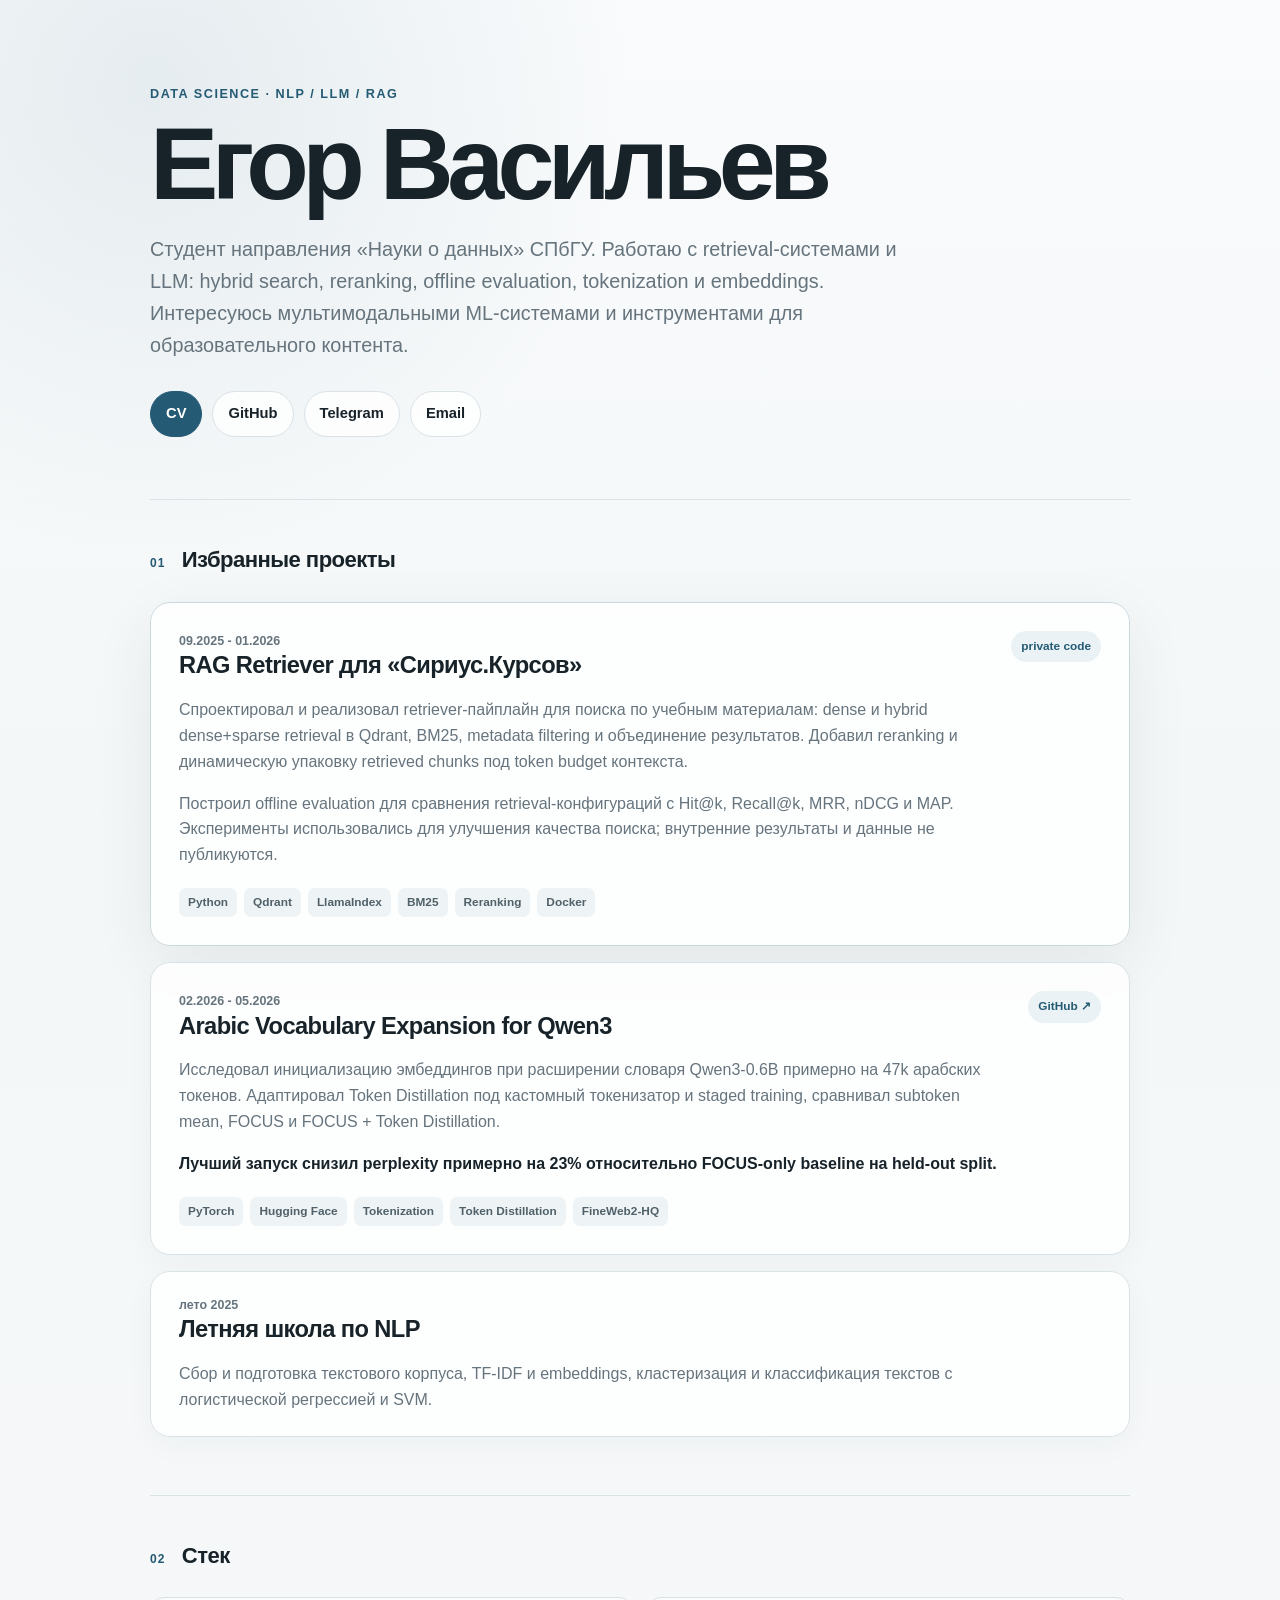
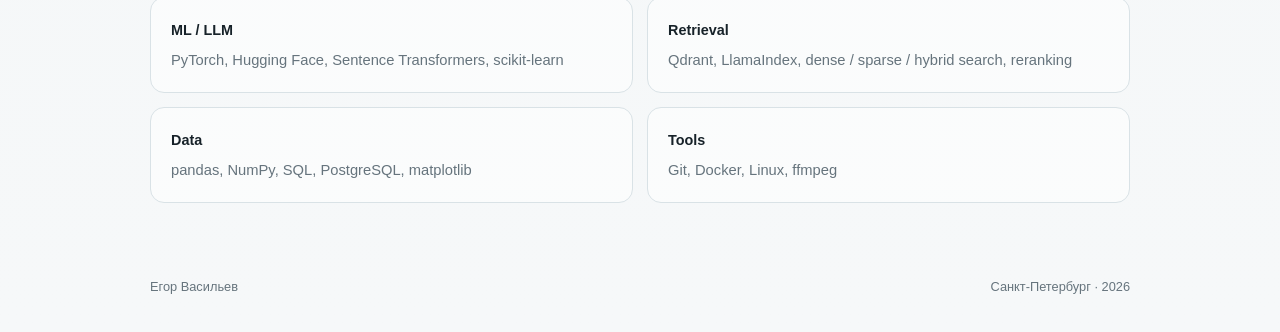
<file: index.html>
<!doctype html>
<html lang="ru">
<head>
  <meta charset="utf-8">
  <meta name="viewport" content="width=device-width, initial-scale=1">
  <meta name="description" content="Егор Васильев - Data Science, NLP, LLM и RAG. Проекты по retrieval-системам и адаптации LLM.">
  <meta name="color-scheme" content="light dark">
  <title>Егор Васильев - ML / NLP / RAG</title>
  <link rel="stylesheet" href="styles.css">
</head>
<body>
  <main class="shell">
    <header class="hero">
      <div class="eyebrow">Data Science · NLP / LLM / RAG</div>
      <h1>Егор Васильев</h1>
      <p class="lead">
        Студент направления «Науки о данных» СПбГУ. Работаю с retrieval-системами и LLM:
        hybrid search, reranking, offline evaluation, tokenization и embeddings. Интересуюсь
        мультимодальными ML-системами и инструментами для образовательного контента.
      </p>
      <div class="actions" aria-label="Контакты и документы">
        <a class="button primary" href="cv.pdf" target="_blank" rel="noreferrer">CV</a>
        <a class="button" href="https://github.com/Umato" target="_blank" rel="noreferrer">GitHub</a>
        <a class="button" href="https://t.me/Um4to" target="_blank" rel="noreferrer">Telegram</a>
        <a class="button" href="mailto:vasil3vegor@yandex.ru">Email</a>
      </div>
    </header>

    <section class="section" aria-labelledby="projects-title">
      <div class="section-heading">
        <span>01</span>
        <h2 id="projects-title">Избранные проекты</h2>
      </div>

      <article class="project featured">
        <div class="project-topline">
          <div>
            <p class="project-kicker">09.2025 - 01.2026</p>
            <h3>RAG Retriever для «Сириус.Курсов»</h3>
          </div>
          <span class="status">private code</span>
        </div>
        <p>
          Спроектировал и реализовал retriever-пайплайн для поиска по учебным материалам:
          dense и hybrid dense+sparse retrieval в Qdrant, BM25, metadata filtering и объединение результатов.
          Добавил reranking и динамическую упаковку retrieved chunks под token budget контекста.
        </p>
        <p>
          Построил offline evaluation для сравнения retrieval-конфигураций с Hit@k, Recall@k, MRR, nDCG и MAP.
          Эксперименты использовались для улучшения качества поиска; внутренние результаты и данные не публикуются.
        </p>
        <div class="chips" aria-label="Технологии проекта">
          <span>Python</span><span>Qdrant</span><span>LlamaIndex</span><span>BM25</span><span>Reranking</span><span>Docker</span>
        </div>
      </article>

      <article class="project">
        <div class="project-topline">
          <div>
            <p class="project-kicker">02.2026 - 05.2026</p>
            <h3>Arabic Vocabulary Expansion for Qwen3</h3>
          </div>
          <a class="project-link" href="https://github.com/Umato/arab_embeddings" target="_blank" rel="noreferrer">GitHub ↗</a>
        </div>
        <p>
          Исследовал инициализацию эмбеддингов при расширении словаря Qwen3-0.6B примерно на 47k арабских токенов.
          Адаптировал Token Distillation под кастомный токенизатор и staged training, сравнивал subtoken mean,
          FOCUS и FOCUS + Token Distillation.
        </p>
        <p class="result">Лучший запуск снизил perplexity примерно на 23% относительно FOCUS-only baseline на held-out split.</p>
        <div class="chips" aria-label="Технологии проекта">
          <span>PyTorch</span><span>Hugging Face</span><span>Tokenization</span><span>Token Distillation</span><span>FineWeb2-HQ</span>
        </div>
      </article>

      <article class="project compact">
        <div class="project-topline">
          <div>
            <p class="project-kicker">лето 2025</p>
            <h3>Летняя школа по NLP</h3>
          </div>
        </div>
        <p>
          Сбор и подготовка текстового корпуса, TF-IDF и embeddings, кластеризация и классификация текстов
          с логистической регрессией и SVM.
        </p>
      </article>
    </section>

    <section class="section" aria-labelledby="stack-title">
      <div class="section-heading">
        <span>02</span>
        <h2 id="stack-title">Стек</h2>
      </div>
      <div class="stack-grid">
        <div><strong>ML / LLM</strong><p>PyTorch, Hugging Face, Sentence Transformers, scikit-learn</p></div>
        <div><strong>Retrieval</strong><p>Qdrant, LlamaIndex, dense / sparse / hybrid search, reranking</p></div>
        <div><strong>Data</strong><p>pandas, NumPy, SQL, PostgreSQL, matplotlib</p></div>
        <div><strong>Tools</strong><p>Git, Docker, Linux, ffmpeg</p></div>
      </div>
    </section>

    <footer>
      <span>Егор Васильев</span>
      <span>Санкт-Петербург · 2026</span>
    </footer>
  </main>
</body>
</html>
</file>
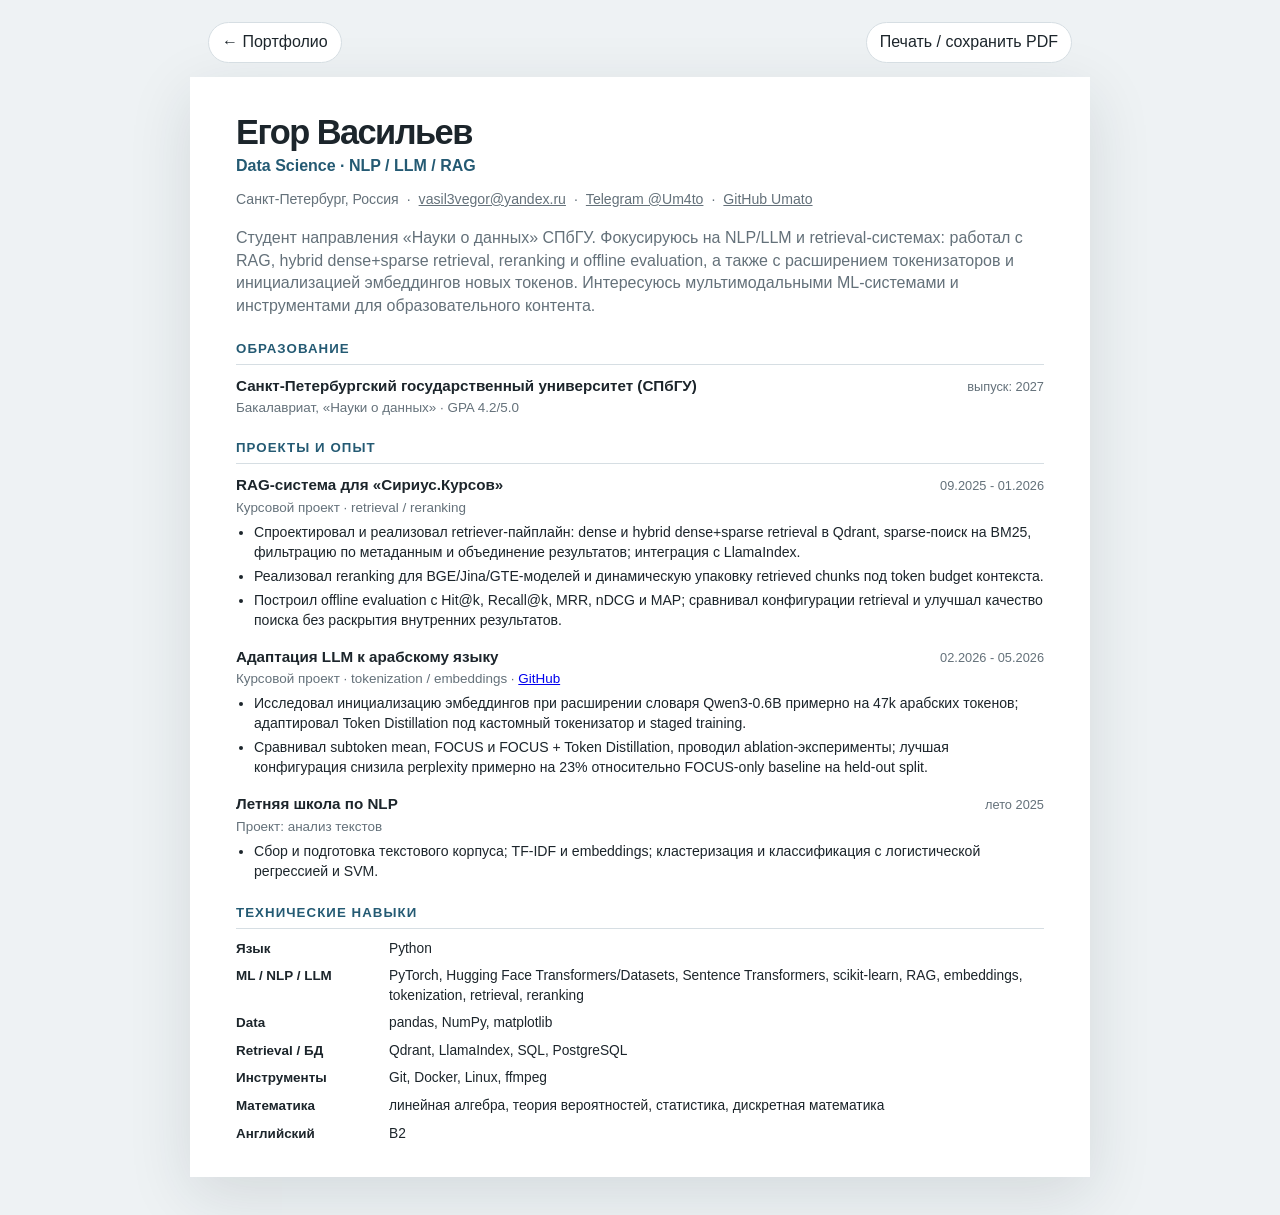
<file: cv.html>
<!doctype html>
<html lang="ru">
<head>
  <meta charset="utf-8">
  <meta name="viewport" content="width=device-width, initial-scale=1">
  <title>CV - Егор Васильев</title>
  <style>
    :root{--ink:#1c252b;--muted:#64717a;--accent:#245a73;--line:#d6dee3}
    *{box-sizing:border-box} body{margin:0;background:#eef2f4;color:var(--ink);font-family:Inter,ui-sans-serif,-apple-system,BlinkMacSystemFont,"Segoe UI",sans-serif;line-height:1.42}
    .toolbar{max-width:900px;margin:22px auto 0;display:flex;justify-content:space-between;gap:12px;padding:0 18px}.toolbar a,.toolbar button{font:inherit;text-decoration:none;color:var(--ink);background:white;border:1px solid var(--line);border-radius:999px;padding:8px 13px;cursor:pointer}
    .page{width:min(900px,calc(100% - 36px));margin:14px auto 38px;background:white;padding:38px 46px 34px;box-shadow:0 18px 60px rgba(22,42,52,.12)}
    h1{font-size:2.15rem;line-height:1;margin:0 0 6px;letter-spacing:-.045em}.subtitle{color:var(--accent);font-weight:650}.contacts{margin-top:12px;color:var(--muted);font-size:.88rem;display:flex;gap:8px;flex-wrap:wrap}.contacts a{color:inherit}.summary{margin:17px 0 0;color:var(--muted)}
    section{margin-top:22px} h2{font-size:.83rem;color:var(--accent);letter-spacing:.08em;margin:0 0 10px;padding-bottom:5px;border-bottom:1px solid var(--line)}
    .row{display:flex;justify-content:space-between;gap:18px;align-items:baseline}.row strong{font-size:.95rem}.date{color:var(--muted);font-size:.8rem;white-space:nowrap}.meta{color:var(--muted);font-size:.84rem;margin-top:2px}.project{margin-top:15px}.project:first-of-type{margin-top:0} ul{margin:6px 0 0;padding-left:18px} li{margin:4px 0;font-size:.88rem}
    .skills{display:grid;grid-template-columns:135px 1fr;column-gap:18px;row-gap:8px;font-size:.86rem}.skills b{font-size:.84rem}
    @media(max-width:650px){.page{padding:28px 22px}.row{align-items:flex-start}.skills{grid-template-columns:1fr;row-gap:3px}.skills b:not(:first-child){margin-top:7px}}
    @media print{body{background:white}.toolbar{display:none}.page{width:auto;margin:0;padding:11mm 14mm;box-shadow:none} @page{size:A4;margin:0}}
  </style>
</head>
<body>
  <div class="toolbar"><a href="index.html">← Портфолио</a><button onclick="window.print()">Печать / сохранить PDF</button></div>
  <main class="page">
    <h1>Егор Васильев</h1>
    <div class="subtitle">Data Science · NLP / LLM / RAG</div>
    <div class="contacts">
      <span>Санкт-Петербург, Россия</span><span>·</span>
      <a href="mailto:vasil3vegor@yandex.ru">vasil3vegor@yandex.ru</a><span>·</span>
      <a href="https://t.me/Um4to">Telegram @Um4to</a><span>·</span>
      <a href="https://github.com/Umato">GitHub Umato</a>
    </div>
    <p class="summary">Студент направления «Науки о данных» СПбГУ. Фокусируюсь на NLP/LLM и retrieval-системах: работал с RAG, hybrid dense+sparse retrieval, reranking и offline evaluation, а также с расширением токенизаторов и инициализацией эмбеддингов новых токенов. Интересуюсь мультимодальными ML-системами и инструментами для образовательного контента.</p>

    <section>
      <h2>ОБРАЗОВАНИЕ</h2>
      <div class="row"><strong>Санкт-Петербургский государственный университет (СПбГУ)</strong><span class="date">выпуск: 2027</span></div>
      <div class="meta">Бакалавриат, «Науки о данных» · GPA 4.2/5.0</div>
    </section>

    <section>
      <h2>ПРОЕКТЫ И ОПЫТ</h2>
      <div class="project">
        <div class="row"><strong>RAG-система для «Сириус.Курсов»</strong><span class="date">09.2025 - 01.2026</span></div>
        <div class="meta">Курсовой проект · retrieval / reranking</div>
        <ul>
          <li>Спроектировал и реализовал retriever-пайплайн: dense и hybrid dense+sparse retrieval в Qdrant, sparse-поиск на BM25, фильтрацию по метаданным и объединение результатов; интеграция с LlamaIndex.</li>
          <li>Реализовал reranking для BGE/Jina/GTE-моделей и динамическую упаковку retrieved chunks под token budget контекста.</li>
          <li>Построил offline evaluation с Hit@k, Recall@k, MRR, nDCG и MAP; сравнивал конфигурации retrieval и улучшал качество поиска без раскрытия внутренних результатов.</li>
        </ul>
      </div>
      <div class="project">
        <div class="row"><strong>Адаптация LLM к арабскому языку</strong><span class="date">02.2026 - 05.2026</span></div>
        <div class="meta">Курсовой проект · tokenization / embeddings · <a href="https://github.com/Umato/arab_embeddings">GitHub</a></div>
        <ul>
          <li>Исследовал инициализацию эмбеддингов при расширении словаря Qwen3-0.6B примерно на 47k арабских токенов; адаптировал Token Distillation под кастомный токенизатор и staged training.</li>
          <li>Сравнивал subtoken mean, FOCUS и FOCUS + Token Distillation, проводил ablation-эксперименты; лучшая конфигурация снизила perplexity примерно на 23% относительно FOCUS-only baseline на held-out split.</li>
        </ul>
      </div>
      <div class="project">
        <div class="row"><strong>Летняя школа по NLP</strong><span class="date">лето 2025</span></div>
        <div class="meta">Проект: анализ текстов</div>
        <ul>
          <li>Сбор и подготовка текстового корпуса; TF-IDF и embeddings; кластеризация и классификация с логистической регрессией и SVM.</li>
        </ul>
      </div>
    </section>

    <section>
      <h2>ТЕХНИЧЕСКИЕ НАВЫКИ</h2>
      <div class="skills">
        <b>Язык</b><span>Python</span>
        <b>ML / NLP / LLM</b><span>PyTorch, Hugging Face Transformers/Datasets, Sentence Transformers, scikit-learn, RAG, embeddings, tokenization, retrieval, reranking</span>
        <b>Data</b><span>pandas, NumPy, matplotlib</span>
        <b>Retrieval / БД</b><span>Qdrant, LlamaIndex, SQL, PostgreSQL</span>
        <b>Инструменты</b><span>Git, Docker, Linux, ffmpeg</span>
        <b>Математика</b><span>линейная алгебра, теория вероятностей, статистика, дискретная математика</span>
        <b>Английский</b><span>B2</span>
      </div>
    </section>
  </main>
</body>
</html>
</file>
<file: styles.css>
:root {
  --bg: #f4f7f8;
  --surface: rgba(255, 255, 255, 0.82);
  --surface-strong: #ffffff;
  --text: #172229;
  --muted: #66747d;
  --accent: #245a73;
  --accent-soft: #eaf2f5;
  --line: #d9e2e6;
  --shadow: 0 18px 60px rgba(21, 45, 57, 0.08);
}

* { box-sizing: border-box; }
html { scroll-behavior: smooth; }
body {
  margin: 0;
  min-height: 100vh;
  font-family: Inter, ui-sans-serif, -apple-system, BlinkMacSystemFont, "Segoe UI", sans-serif;
  color: var(--text);
  background:
    radial-gradient(circle at 12% 4%, rgba(36, 90, 115, 0.09), transparent 30rem),
    linear-gradient(180deg, #f9fbfc 0%, var(--bg) 42%, #f6f8f9 100%);
  line-height: 1.62;
}

a { color: inherit; }
.shell { width: min(980px, calc(100% - 40px)); margin: 0 auto; padding: 84px 0 34px; }
.hero { max-width: 840px; padding-bottom: 62px; }
.eyebrow {
  color: var(--accent);
  font-size: 0.79rem;
  font-weight: 700;
  letter-spacing: 0.12em;
  text-transform: uppercase;
}
h1 {
  margin: 10px 0 18px;
  font-size: clamp(3.1rem, 8vw, 6.6rem);
  line-height: 0.98;
  letter-spacing: -0.065em;
  font-weight: 760;
}
.lead { max-width: 760px; margin: 0; color: var(--muted); font-size: clamp(1.05rem, 2vw, 1.24rem); }
.actions { display: flex; flex-wrap: wrap; gap: 10px; margin-top: 30px; }
.button {
  text-decoration: none;
  border: 1px solid var(--line);
  background: var(--surface);
  padding: 10px 15px;
  border-radius: 999px;
  font-size: 0.92rem;
  font-weight: 650;
  transition: transform 160ms ease, border-color 160ms ease, background 160ms ease;
}
.button:hover { transform: translateY(-2px); border-color: #b8c8cf; background: var(--surface-strong); }
.button.primary { color: white; background: var(--accent); border-color: var(--accent); }

.section { padding: 42px 0; border-top: 1px solid var(--line); }
.section-heading { display: flex; align-items: baseline; gap: 16px; margin-bottom: 24px; }
.section-heading span { color: var(--accent); font-size: 0.75rem; font-weight: 800; letter-spacing: 0.1em; }
h2 { margin: 0; font-size: 1.38rem; letter-spacing: -0.025em; }
.project {
  padding: 28px;
  margin-bottom: 16px;
  border: 1px solid var(--line);
  border-radius: 20px;
  background: var(--surface);
  box-shadow: 0 8px 30px rgba(21, 45, 57, 0.035);
  backdrop-filter: blur(8px);
}
.project.featured { box-shadow: var(--shadow); border-color: #cbd9df; }
.project.compact { padding-block: 23px; }
.project-topline { display: flex; justify-content: space-between; align-items: flex-start; gap: 24px; }
.project-kicker { margin: 0 0 3px; color: var(--muted); font-size: 0.78rem; font-weight: 650; }
h3 { margin: 0; font-size: clamp(1.18rem, 2.4vw, 1.48rem); letter-spacing: -0.025em; line-height: 1.25; }
.project p:not(.project-kicker) { color: var(--muted); max-width: 820px; }
.project p:last-of-type { margin-bottom: 0; }
.status, .project-link {
  flex: 0 0 auto;
  padding: 6px 10px;
  border-radius: 999px;
  background: var(--accent-soft);
  color: var(--accent);
  font-size: 0.74rem;
  font-weight: 750;
  text-decoration: none;
}
.project-link:hover { text-decoration: underline; }
.result { color: var(--text) !important; font-weight: 650; }
.chips { display: flex; flex-wrap: wrap; gap: 7px; margin-top: 20px; }
.chips span {
  padding: 5px 9px;
  border-radius: 7px;
  background: #eef3f5;
  color: #50616a;
  font-size: 0.74rem;
  font-weight: 600;
}
.stack-grid, .about-grid { display: grid; grid-template-columns: repeat(2, minmax(0, 1fr)); gap: 14px; }
.stack-grid > div, .about-grid > p {
  margin: 0;
  padding: 19px 20px;
  border: 1px solid var(--line);
  border-radius: 14px;
  background: rgba(255,255,255,.58);
}
.stack-grid strong, .about-grid strong { font-size: 0.9rem; }
.stack-grid p, .about-grid p { margin: 6px 0 0; color: var(--muted); font-size: 0.92rem; }
footer {
  display: flex;
  justify-content: space-between;
  gap: 20px;
  padding-top: 32px;
  color: var(--muted);
  font-size: 0.8rem;
}

@media (max-width: 650px) {
  .shell { width: min(100% - 28px, 980px); padding-top: 48px; }
  .hero { padding-bottom: 44px; }
  h1 { letter-spacing: -0.055em; }
  .section { padding: 34px 0; }
  .project { padding: 21px; border-radius: 16px; }
  .project-topline { flex-direction: column; gap: 12px; }
  .stack-grid, .about-grid { grid-template-columns: 1fr; }
  footer { flex-direction: column; gap: 4px; }
}

@media (prefers-color-scheme: dark) {
  :root {
    --bg: #10171b;
    --surface: rgba(23, 34, 40, 0.82);
    --surface-strong: #18242a;
    --text: #edf3f5;
    --muted: #a2b0b7;
    --accent: #84bfd9;
    --accent-soft: #183442;
    --line: #2b3b43;
    --shadow: 0 18px 60px rgba(0, 0, 0, 0.2);
  }
  body {
    background:
      radial-gradient(circle at 12% 4%, rgba(78, 149, 180, 0.10), transparent 30rem),
      linear-gradient(180deg, #11191d 0%, var(--bg) 44%, #0f161a 100%);
  }
  .chips span { background: #1b2a31; color: #b9c7cd; }
  .stack-grid > div, .about-grid > p { background: rgba(23, 34, 40, .52); }
}
</file>
